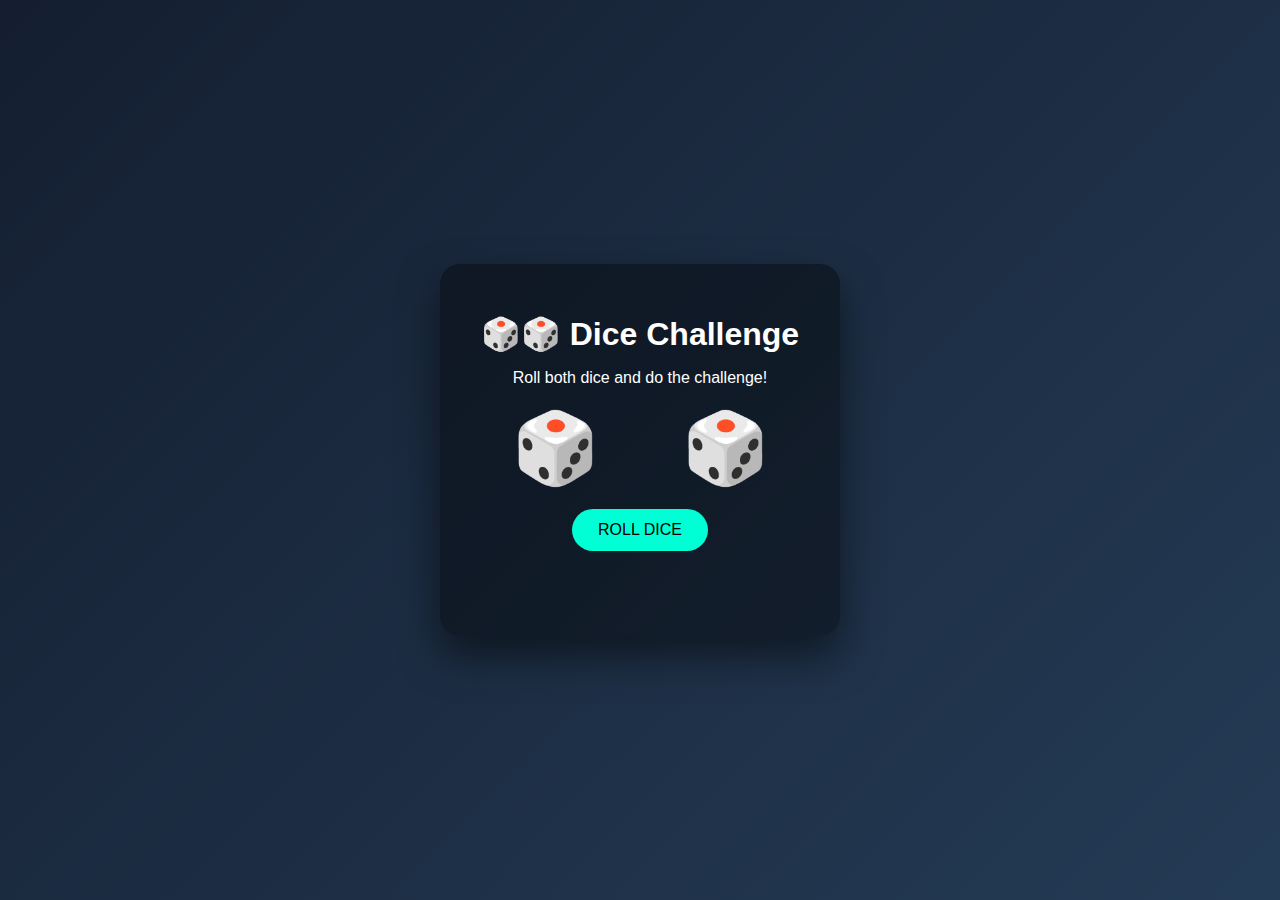
<file: dice.html>
<!DOCTYPE html>
<html lang="en">
<head>
  <meta charset="UTF-8">
  <title>Two Dice Challenge 🎲🎲</title>
  <style>
    body {
      margin: 0;
      height: 100vh;
      background: linear-gradient(135deg, #141e30, #243b55);
      display: flex;
      justify-content: center;
      align-items: center;
      font-family: Arial, sans-serif;
      color: white;
    }

    .card {
      background: rgba(0,0,0,0.4);
      padding: 30px;
      border-radius: 20px;
      width: 340px;
      text-align: center;
      box-shadow: 0 20px 40px rgba(0,0,0,0.5);
    }

    h1 {
      margin-bottom: 10px;
    }

    .dice-box {
      display: flex;
      justify-content: space-around;
      font-size: 70px;
      margin: 20px 0;
    }

    button {
      padding: 12px 26px;
      font-size: 16px;
      border: none;
      border-radius: 30px;
      cursor: pointer;
      background: #00ffd5;
      color: #000;
    }

    #total {
      margin-top: 15px;
      font-size: 20px;
      font-weight: bold;
    }

    #challenge {
      margin-top: 10px;
      font-size: 18px;
      min-height: 40px;
      color: #ffdd57;
    }
  </style>
</head>
<body>

  <div class="card">
    <h1>🎲🎲 Dice Challenge</h1>
    <p>Roll both dice and do the challenge!</p>

    <div class="dice-box">
      <div id="dice1">🎲</div>
      <div id="dice2">🎲</div>
    </div>

    <button onclick="rollDice()">ROLL DICE</button>

    <div id="total"></div>
    <div id="challenge"></div>
  </div>

  <script>
    const challenges = {
      2: "Pose n stay still ",
      3: "passionate kiss on neck",
      4: "Do 2 things he/she says to he/she",
      5: "Tell a fantasy",
      6: "Tell your deepest darkest secret",
      7: "Tell tge secret roleplay that you imagine while doing it",
      8: "Do an anal play",
      9: "Name 3 places that you want he/she to do what you want",
      10: "Talk dirty while taking it",
      11: "Act like a pervert and obey he/her",
      12: "Strip n tease make he/she beg"
    };

    function rollDice() {
      const d1 = Math.floor(Math.random() * 6) + 1;
      const d2 = Math.floor(Math.random() * 6) + 1;
      const sum = d1 + d2;

      document.getElementById("dice1").textContent = d1;
      document.getElementById("dice2").textContent = d2;

      document.getElementById("total").textContent =
        "Total: " + sum;

      document.getElementById("challenge").textContent =
        challenges[sum];
    }
  </script>

</body>
</html>
</file>
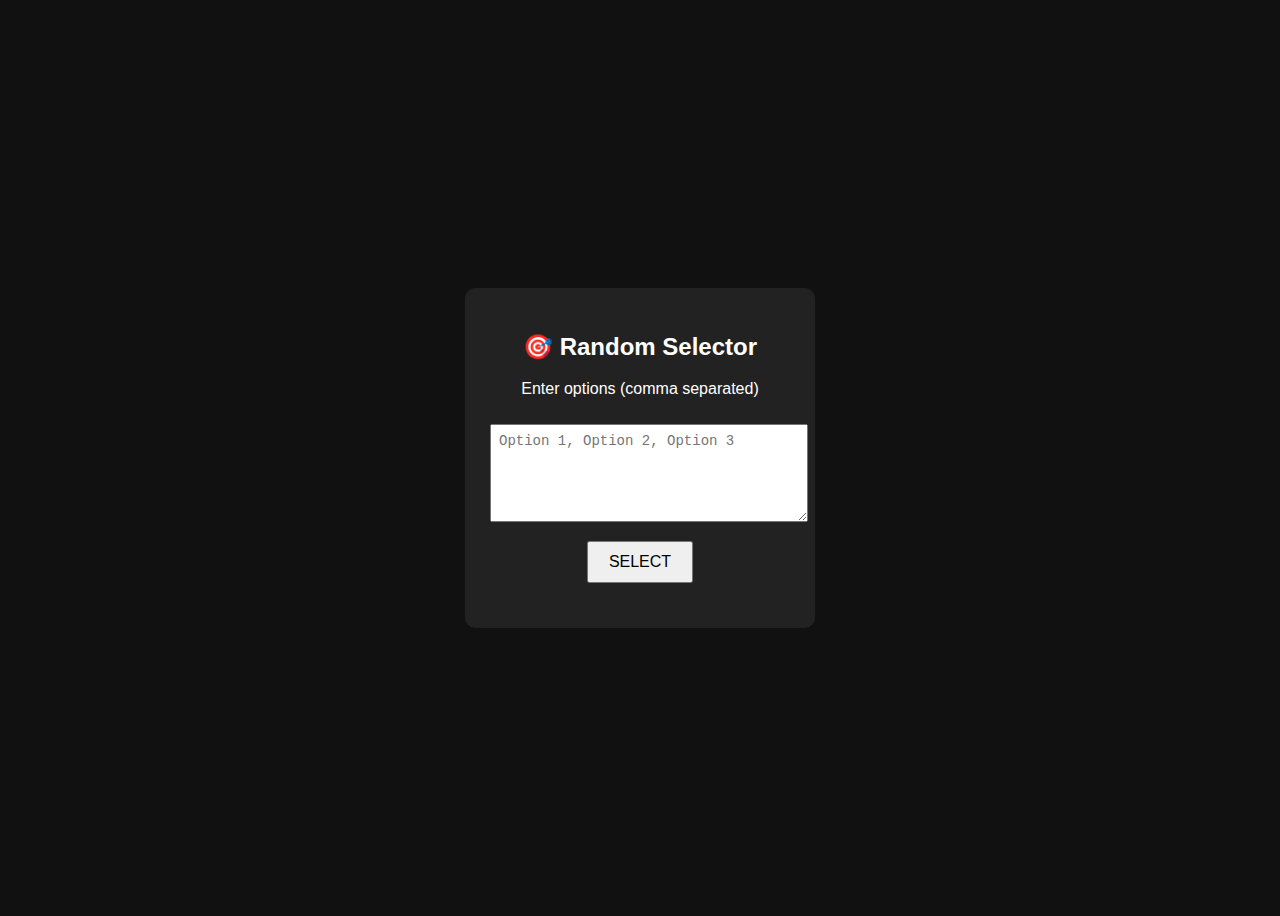
<file: selector.html>
<!DOCTYPE html>
<html lang="en">
<head>
  <meta charset="UTF-8">
  <title>Random Selector</title>
  <style>
    body {
      background: #111;
      color: white;
      font-family: Arial, sans-serif;
      display: flex;
      justify-content: center;
      align-items: center;
      height: 100vh;
    }
    .box {
      background: #222;
      padding: 25px;
      border-radius: 10px;
      width: 300px;
      text-align: center;
    }
    textarea {
      width: 100%;
      height: 80px;
      margin-top: 10px;
      padding: 8px;
      font-size: 14px;
    }
    button {
      margin-top: 15px;
      padding: 10px 20px;
      font-size: 16px;
      cursor: pointer;
    }
    #result {
      margin-top: 20px;
      font-size: 20px;
      font-weight: bold;
      color: #00ffcc;
    }
  </style>
</head>
<body>

  <div class="box">
    <h2>🎯 Random Selector</h2>
    <p>Enter options (comma separated)</p>

    <textarea id="options" placeholder="Option 1, Option 2, Option 3"></textarea>

    <button onclick="pick()">SELECT</button>

    <div id="result"></div>
  </div>

  <script>
    function pick() {
      const input = document.getElementById("options").value;
      const items = input.split(",").map(i => i.trim()).filter(i => i);

      if (items.length === 0) {
        document.getElementById("result").innerText = "Enter some options!";
        return;
      }

      const randomIndex = Math.floor(Math.random() * items.length);
      document.getElementById("result").innerText =
        "Selected: " + items[randomIndex];
    }
  </script>

</body>
</html>
</file>
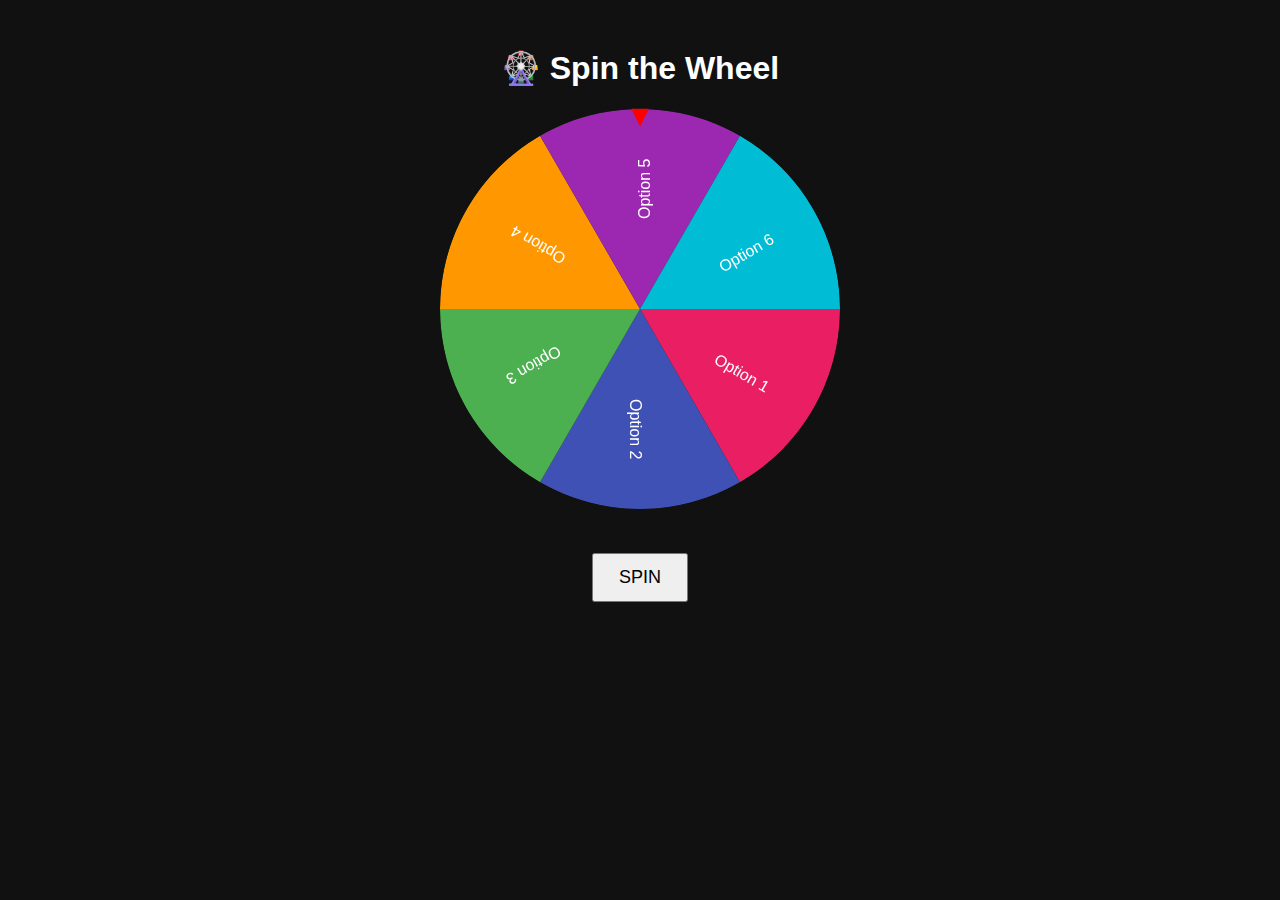
<file: spin.html>
<!DOCTYPE html>
<html lang="en">
<head>
  <meta charset="UTF-8">
  <title>Spin the Wheel</title>
  <link rel="stylesheet" href="style.css">
</head>
<body>

  <h1>🎡 Spin the Wheel</h1>

  <div class="wheel-container">
    <canvas id="wheel" width="400" height="400"></canvas>
    <div class="pointer">▼</div>
  </div>

  <button onclick="spin()">SPIN</button>

  <p id="result"></p>

  <script src="script.js"></script>
</body>
</html>
</file>
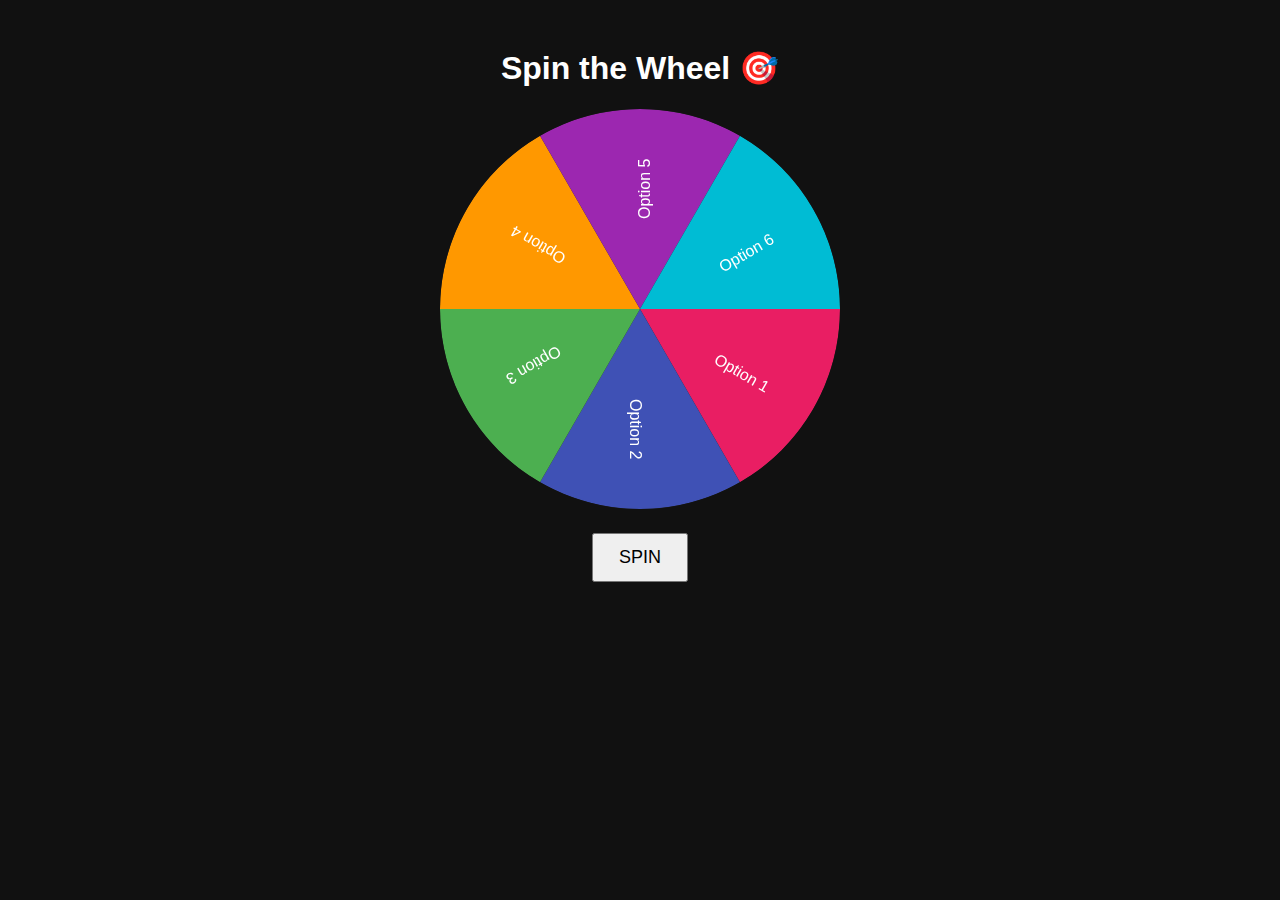
<file: Wheel.html>
<!DOCTYPE html>
<html>
<head>
  <title>Spin Wheel</title>
  <link rel="stylesheet" href="style.css">
</head>
<body>
  <h1>Spin the Wheel 🎯</h1>

  <canvas id="wheel" width="400" height="400"></canvas>
  <br>
  <button onclick="spin()">SPIN</button>

  <script src="script.js"></script>
</body>
</html>
</file>
<file: style.css>
body {
  background: #111;
  color: #fff;
  font-family: Arial, sans-serif;
  text-align: center;
  padding-top: 20px;
}

.wheel-container {
  position: relative;
  width: 400px;
  margin: 20px auto;
}

.pointer {
  position: absolute;
  top: -10px;
  left: 50%;
  transform: translateX(-50%);
  font-size: 30px;
  color: red;
}

canvas {
  border-radius: 50%;
  background: #222;
}

button {
  padding: 12px 25px;
  font-size: 18px;
  cursor: pointer;
  margin-top: 20px;
}

#result {
  margin-top: 20px;
  font-size: 20px;
  font-weight: bold;
}
</file>
